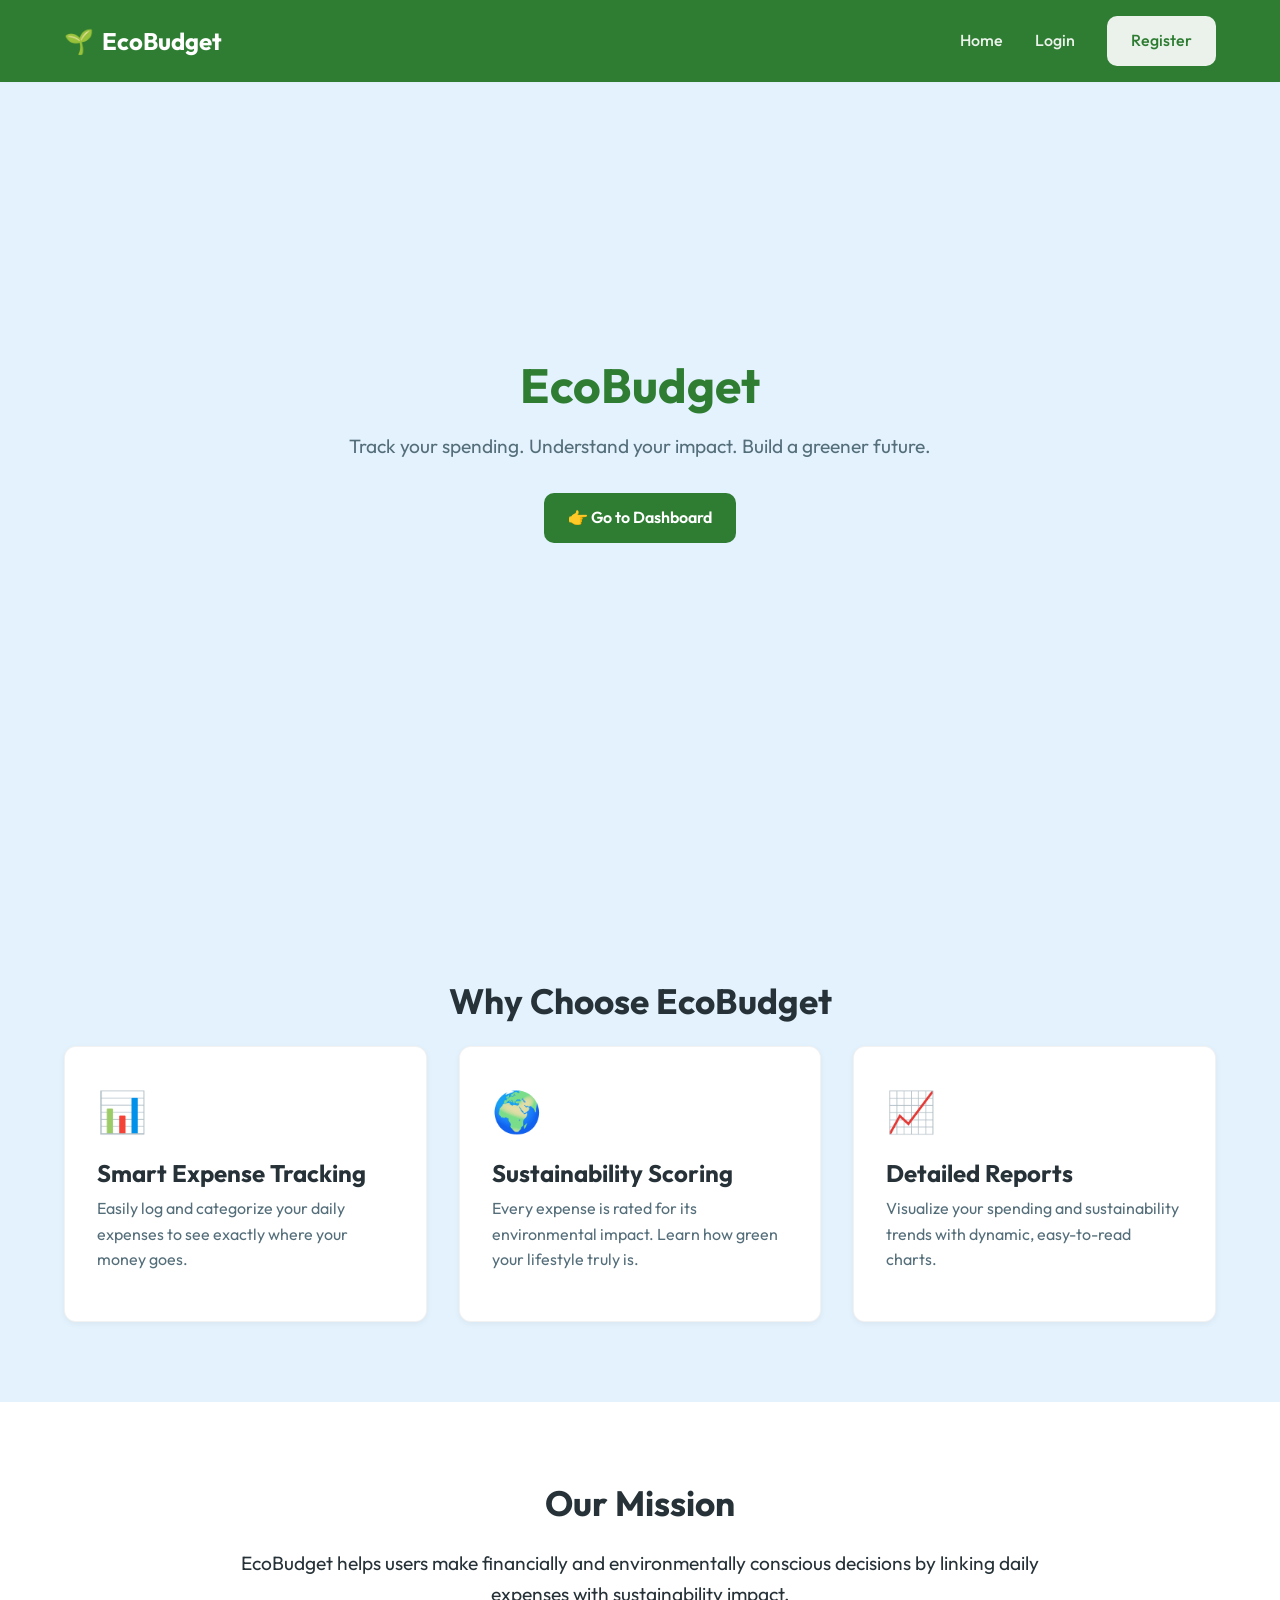
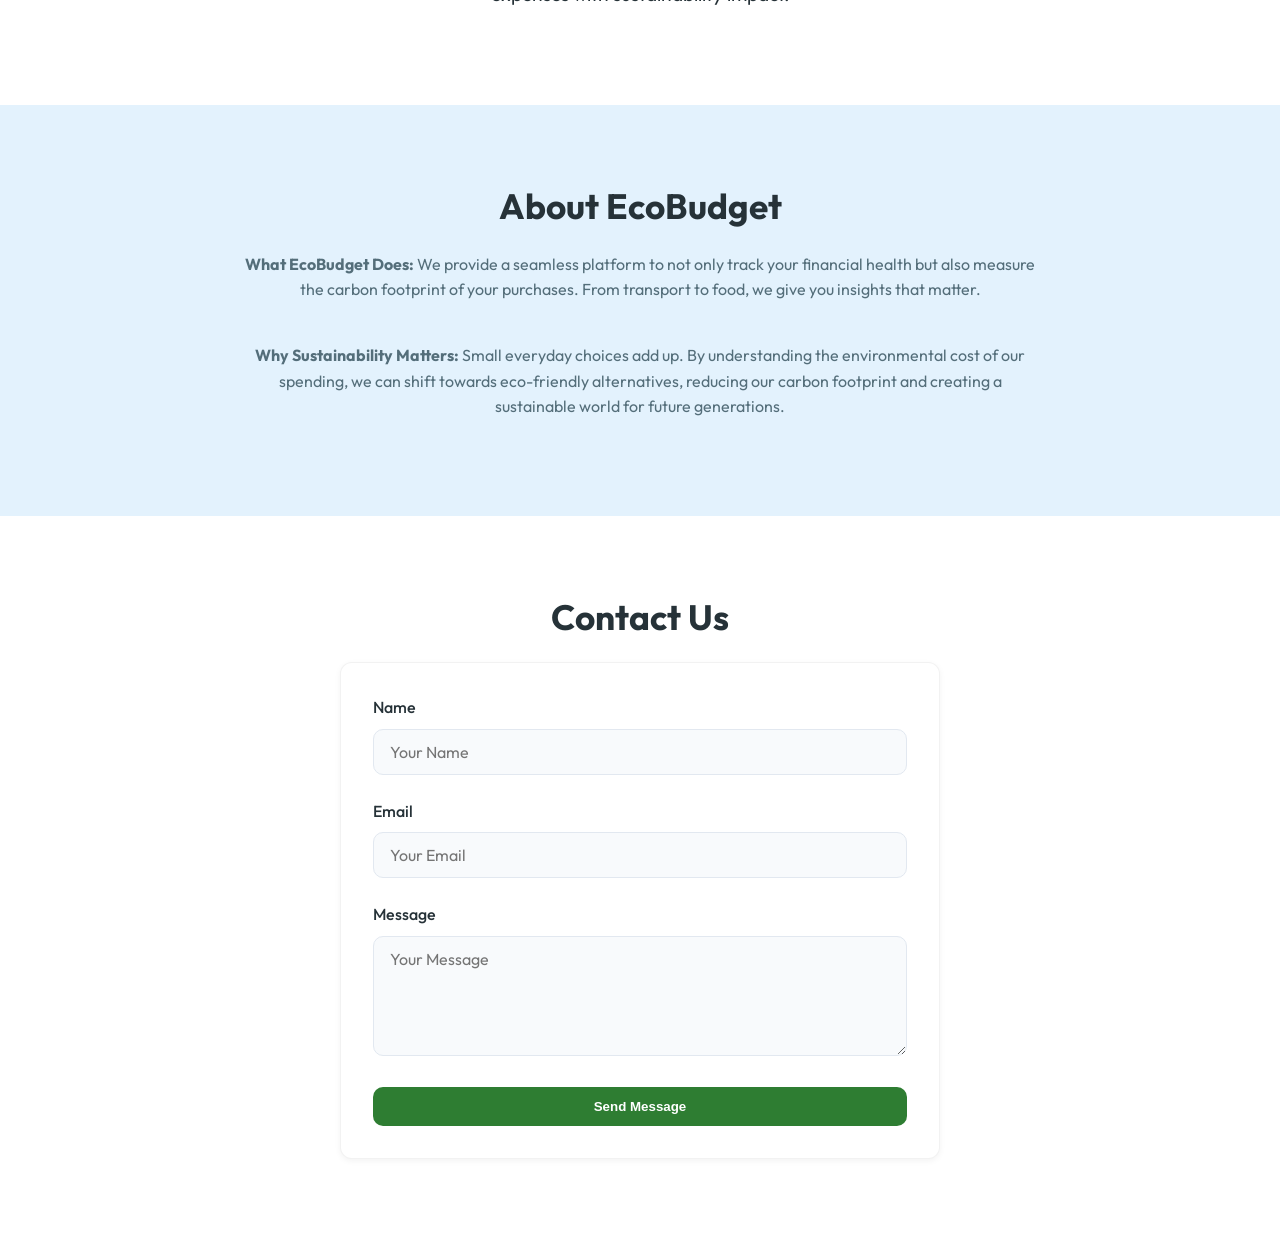
<file: index.html>
<!DOCTYPE html>
<html lang="en">
<head>
    <meta charset="UTF-8">
    <meta name="viewport" content="width=device-width, initial-scale=1.0">
    <title>EcoBudget - Smart Budget & Sustainability Tracker</title>
    <meta name="description" content="Track your spending. Understand your impact. Build a greener future.">
    <link rel="stylesheet" href="style.css">
</head>
<body>

    <!-- Navbar -->
    <nav class="navbar">
        <div class="logo">
            <span>🌱</span> EcoBudget
        </div>
        <div class="nav-links" id="nav-links">
            <a href="index.html">Home</a>
            <a href="login.html" id="nav-login">Login</a>
            <a href="register.html" id="nav-register" class="btn-primary">Register</a>
            <a href="dashboard.html" id="nav-dashboard" style="display:none;">Dashboard</a>
            <a href="#" id="nav-logout" class="btn-primary" style="display:none;">Logout</a>
        </div>
    </nav>

    <!-- Hero Section -->
    <section class="hero" id="home">
        <div class="container">
            <h1>EcoBudget</h1>
            <p>Track your spending. Understand your impact. Build a greener future.</p>
            <a href="dashboard.html" class="btn-primary">👉 Go to Dashboard</a>
        </div>
    </section>

    <!-- Why Choose EcoBudget Section -->
    <section id="features">
        <div class="container">
            <h2>Why Choose EcoBudget</h2>
            <div class="grid-3">
                <div class="card">
                    <span class="card-icon">📊</span>
                    <h3>Smart Expense Tracking</h3>
                    <p>Easily log and categorize your daily expenses to see exactly where your money goes.</p>
                </div>
                <div class="card">
                    <span class="card-icon">🌍</span>
                    <h3>Sustainability Scoring</h3>
                    <p>Every expense is rated for its environmental impact. Learn how green your lifestyle truly is.</p>
                </div>
                <div class="card">
                    <span class="card-icon">📈</span>
                    <h3>Detailed Reports</h3>
                    <p>Visualize your spending and sustainability trends with dynamic, easy-to-read charts.</p>
                </div>
            </div>
        </div>
    </section>

    <!-- Our Mission Section -->
    <section id="mission" style="background-color: var(--surface-color);">
        <div class="container" style="text-align: center; max-width: 800px;">
            <h2>Our Mission</h2>
            <p style="font-size: 1.2rem; color: var(--text-primary);">
                EcoBudget helps users make financially and environmentally conscious decisions by linking daily expenses with sustainability impact.
            </p>
        </div>
    </section>

    <!-- About Section -->
    <section id="about">
        <div class="container">
            <h2>About EcoBudget</h2>
            <div style="display: flex; flex-direction: column; gap: 1.5rem; max-width: 800px; margin: 0 auto; text-align: center;">
                <p>
                    <strong>What EcoBudget Does:</strong> We provide a seamless platform to not only track your financial health but also measure the carbon footprint of your purchases. From transport to food, we give you insights that matter.
                </p>
                <p>
                    <strong>Why Sustainability Matters:</strong> Small everyday choices add up. By understanding the environmental cost of our spending, we can shift towards eco-friendly alternatives, reducing our carbon footprint and creating a sustainable world for future generations.
                </p>
            </div>
        </div>
    </section>

    <!-- Contact Section -->
    <section id="contact" style="background-color: var(--surface-color);">
        <div class="container" style="max-width: 600px;">
            <h2>Contact Us</h2>
            <form class="card" onsubmit="event.preventDefault(); alert('Message sent successfully!');">
                <div class="form-group">
                    <label for="name">Name</label>
                    <input type="text" id="name" class="form-control" placeholder="Your Name" required>
                </div>
                <div class="form-group">
                    <label for="email">Email</label>
                    <input type="email" id="email" class="form-control" placeholder="Your Email" required>
                </div>
                <div class="form-group">
                    <label for="message">Message</label>
                    <textarea id="message" class="form-control" placeholder="Your Message" required></textarea>
                </div>
                <button type="submit" class="btn-primary" style="width: 100%; justify-content: center;">Send Message</button>
            </form>
        </div>
    </section>

</body>
</html>
</file>
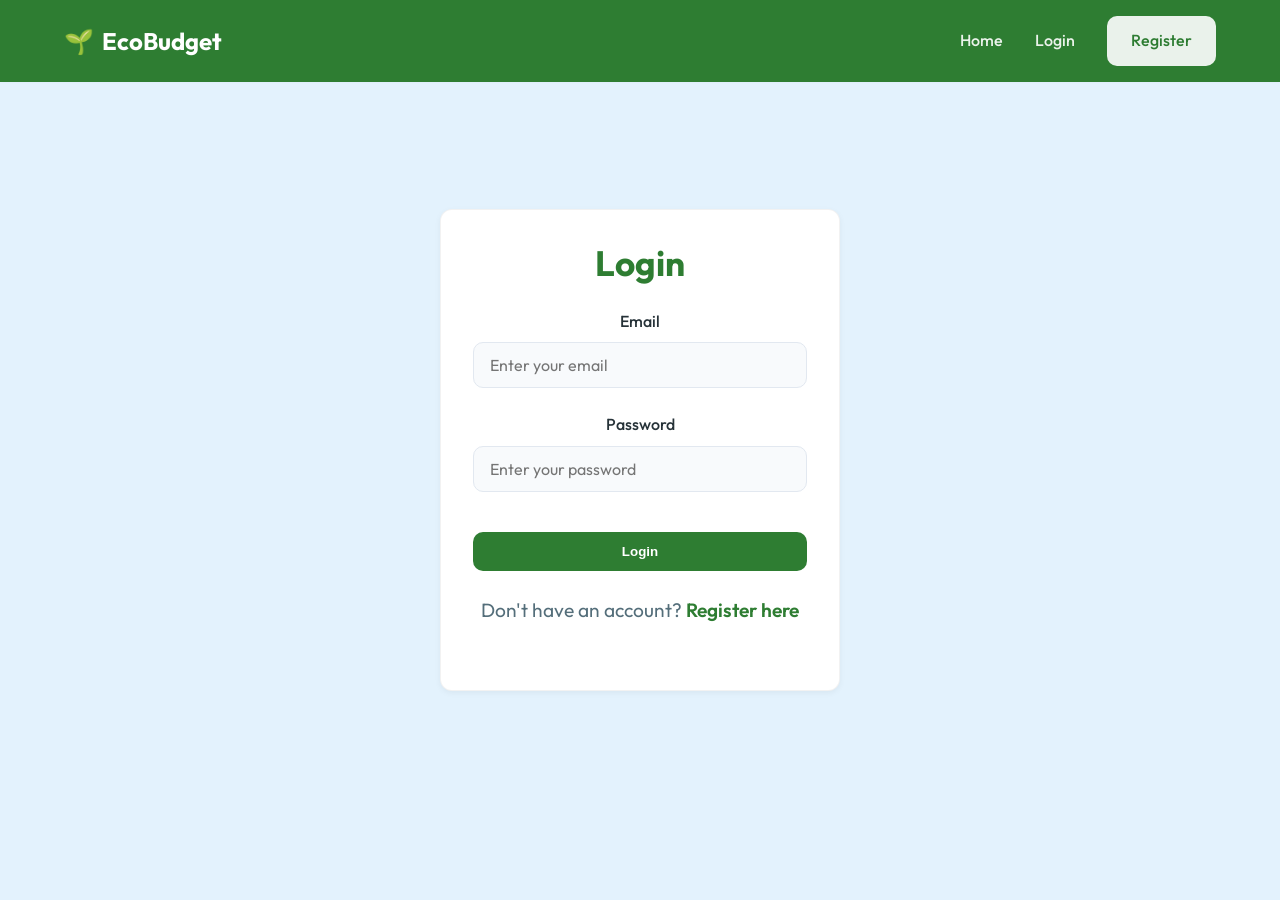
<file: login.html>
<!DOCTYPE html>
<html lang="en">
<head>
    <meta charset="UTF-8">
    <meta name="viewport" content="width=device-width, initial-scale=1.0">
    <title>Login - EcoBudget</title>
    <link rel="stylesheet" href="style.css">
</head>
<body>

    <!-- Navbar -->
    <nav class="navbar">
        <div class="logo">
            <span>🌱</span> EcoBudget
        </div>
        <div class="nav-links" id="nav-links">
            <a href="index.html">Home</a>
            <a href="login.html" id="nav-login">Login</a>
            <a href="register.html" id="nav-register" class="btn-primary">Register</a>
            <a href="dashboard.html" id="nav-dashboard" style="display:none;">Dashboard</a>
            <a href="#" id="nav-logout" class="btn-primary" style="display:none;">Logout</a>
        </div>
    </nav>

    <section class="hero" style="min-height: 100vh; display: flex; align-items: center; justify-content: center; padding-top: 5rem;">
        <div class="card" style="width: 100%; max-width: 400px;">
            <h2 style="text-align: center; margin-bottom: 1.5rem; color: var(--brand-primary);">Login</h2>
            <div id="login-error" style="color: var(--color-red); margin-bottom: 1rem; text-align: center; display: none;"></div>
            <form id="login-form">
                <div class="form-group">
                    <label for="login-email">Email</label>
                    <input type="email" id="login-email" class="form-control" placeholder="Enter your email" required>
                </div>
                <div class="form-group">
                    <label for="login-password">Password</label>
                    <input type="password" id="login-password" class="form-control" placeholder="Enter your password" required>
                </div>
                <button type="submit" class="btn-primary" style="width: 100%; justify-content: center; margin-top: 1rem;">Login</button>
            </form>
            <p style="text-align: center; margin-top: 1.5rem; color: var(--text-secondary);">
                Don't have an account? <a href="register.html" style="color: var(--brand-primary); font-weight: 600;">Register here</a>
            </p>
        </div>
    </section>

    <script src="script.js"></script>
</body>
</html>
</file>
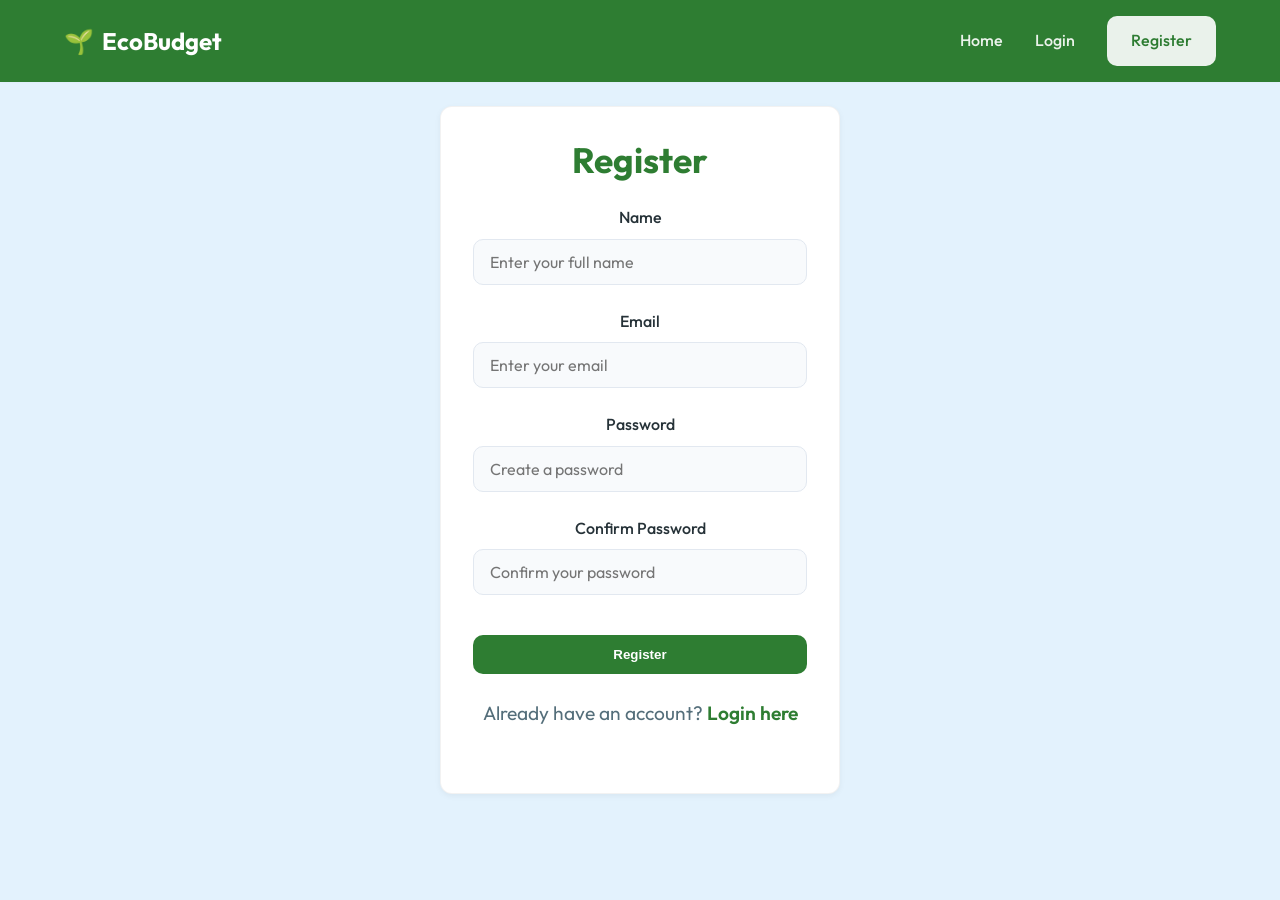
<file: register.html>
<!DOCTYPE html>
<html lang="en">
<head>
    <meta charset="UTF-8">
    <meta name="viewport" content="width=device-width, initial-scale=1.0">
    <title>Register - EcoBudget</title>
    <link rel="stylesheet" href="style.css">
</head>
<body>

    <!-- Navbar -->
    <nav class="navbar">
        <div class="logo">
            <span>🌱</span> EcoBudget
        </div>
        <div class="nav-links" id="nav-links">
            <a href="index.html">Home</a>
            <a href="login.html" id="nav-login">Login</a>
            <a href="register.html" id="nav-register" class="btn-primary">Register</a>
            <a href="dashboard.html" id="nav-dashboard" style="display:none;">Dashboard</a>
            <a href="#" id="nav-logout" class="btn-primary" style="display:none;">Logout</a>
        </div>
    </nav>

    <section class="hero" style="min-height: 100vh; display: flex; align-items: center; justify-content: center; padding-top: 5rem;">
        <div class="card" style="width: 100%; max-width: 400px;">
            <h2 style="text-align: center; margin-bottom: 1.5rem; color: var(--brand-primary);">Register</h2>
            <div id="register-error" style="color: var(--color-red); margin-bottom: 1rem; text-align: center; display: none;"></div>
            <form id="register-form">
                <div class="form-group">
                    <label for="reg-name">Name</label>
                    <input type="text" id="reg-name" class="form-control" placeholder="Enter your full name" required>
                </div>
                <div class="form-group">
                    <label for="reg-email">Email</label>
                    <input type="email" id="reg-email" class="form-control" placeholder="Enter your email" required>
                </div>
                <div class="form-group">
                    <label for="reg-password">Password</label>
                    <input type="password" id="reg-password" class="form-control" placeholder="Create a password" required>
                </div>
                <div class="form-group">
                    <label for="reg-confirm-password">Confirm Password</label>
                    <input type="password" id="reg-confirm-password" class="form-control" placeholder="Confirm your password" required>
                </div>
                <button type="submit" class="btn-primary" style="width: 100%; justify-content: center; margin-top: 1rem;">Register</button>
            </form>
            <p style="text-align: center; margin-top: 1.5rem; color: var(--text-secondary);">
                Already have an account? <a href="login.html" style="color: var(--brand-primary); font-weight: 600;">Login here</a>
            </p>
        </div>
    </section>

    <script src="script.js"></script>
</body>
</html>
</file>
<file: style.css>
@import url('https://fonts.googleapis.com/css2?family=Outfit:wght@300;400;500;600;700&display=swap');

:root {
  /* Core Colors */
  --bg-color: #E3F2FD;
  --surface-color: #FFFFFF;
  --text-primary: #263238;
  --text-secondary: #546E7A;
  
  /* Status Colors */
  --color-green: #2E7D32;
  --color-green-light: rgba(46, 125, 50, 0.1);
  --color-yellow: #F9A825;
  --color-yellow-light: rgba(249, 168, 37, 0.1);
  --color-red: #C62828;
  --color-red-light: rgba(198, 40, 40, 0.1);
  
  /* Accent Colors */
  --color-gold: #C9A227;
  --color-gold-light: #E6C76B;

  /* Primary Brand */
  --brand-primary: #2E7D32;
  --brand-primary-hover: #1B5E20;

  /* Secondary UI */
  --brand-secondary: #42A5F5;
  --brand-secondary-light: #E3F2FD;

  /* Spacing & Borders */
  --radius-md: 10px;
  --radius-lg: 12px;
  --shadow-sm: 0 1px 3px rgba(0,0,0,0.02);
  --shadow-md: 0 2px 6px rgba(0,0,0,0.05);
  --shadow-lg: 0 4px 12px rgba(0,0,0,0.08);
  --transition: all 0.3s ease;
}

* {
  margin: 0;
  padding: 0;
  box-sizing: border-box;
}

body {
  font-family: 'Outfit', sans-serif;
  background-color: var(--bg-color);
  color: var(--text-primary);
  line-height: 1.6;
}

a {
  text-decoration: none;
  color: inherit;
}

/* Typography */
h1, h2, h3, h4 {
  font-weight: 700;
  line-height: 1.2;
}

h1 { font-size: 3rem; margin-bottom: 1rem; color: var(--text-primary); }
h2 { font-size: 2.2rem; margin-bottom: 1.5rem; text-align: center; }
h3 { font-size: 1.5rem; margin-bottom: 0.5rem; }
p { color: var(--text-secondary); margin-bottom: 1rem; }

/* Navbar */
.navbar {
  position: fixed;
  top: 0;
  left: 0;
  right: 0;
  background-color: var(--brand-primary);
  display: flex;
  justify-content: space-between;
  align-items: center;
  padding: 1rem 5%;
  z-index: 1000;
  box-shadow: var(--shadow-sm);
}

.logo {
  font-size: 1.5rem;
  font-weight: 700;
  color: #FFFFFF;
  display: flex;
  align-items: center;
  gap: 0.5rem;
}

.nav-links {
  display: flex;
  gap: 2rem;
  align-items: center;
}

.nav-links a {
  font-weight: 500;
  color: #FFFFFF;
  opacity: 0.9;
  transition: var(--transition);
}

.nav-links a:hover {
  opacity: 1;
}

.btn-primary {
  background-color: var(--brand-primary);
  color: white !important;
  padding: 0.75rem 1.5rem;
  border-radius: var(--radius-md);
  font-weight: 600;
  transition: var(--transition);
  border: none;
  cursor: pointer;
  display: inline-flex;
  align-items: center;
  gap: 0.5rem;
}

.btn-secondary {
  background-color: var(--brand-secondary);
  color: white !important;
  padding: 0.75rem 1.5rem;
  border-radius: var(--radius-md);
  font-weight: 600;
  transition: var(--transition);
  border: none;
  cursor: pointer;
  display: inline-flex;
  align-items: center;
  gap: 0.5rem;
}

.navbar .btn-primary {
  background-color: #FFFFFF;
  color: var(--brand-primary) !important;
}

.navbar .btn-primary:hover {
  background-color: var(--bg-color);
  transform: translateY(-2px);
  box-shadow: var(--shadow-md);
}

.btn-primary:hover {
  background-color: var(--brand-primary-hover);
  transform: translateY(-2px);
  box-shadow: var(--shadow-md);
}

.btn-secondary:hover {
  background-color: #1E88E5; /* darker light blue */
  transform: translateY(-2px);
  box-shadow: var(--shadow-md);
}

/* Sections */
section {
  padding: 5rem 5%;
}

.container {
  max-width: 1200px;
  margin: 0 auto;
}

/* Hero Section */
.hero {
  height: 100vh;
  display: flex;
  flex-direction: column;
  justify-content: center;
  align-items: center;
  text-align: center;
  background-color: var(--bg-color);
  padding-top: 5rem;
}

.hero h1 {
  color: var(--brand-primary);
}

.hero p {
  font-size: 1.2rem;
  max-width: 600px;
  margin-bottom: 2rem;
}

/* Cards & Grids */
.grid-3 {
  display: grid;
  grid-template-columns: repeat(auto-fit, minmax(300px, 1fr));
  gap: 2rem;
}

.card {
  background-color: var(--surface-color);
  border-radius: var(--radius-lg);
  padding: 2rem;
  box-shadow: var(--shadow-md);
  transition: var(--transition);
  border: 1px solid rgba(0,0,0,0.05);
}

.card:hover {
  transform: translateY(-5px);
  box-shadow: var(--shadow-lg);
}

.card-icon {
  font-size: 2.5rem;
  margin-bottom: 1rem;
  display: inline-block;
}

/* Forms */
.form-group {
  margin-bottom: 1.5rem;
}

.form-group label {
  display: block;
  font-weight: 500;
  margin-bottom: 0.5rem;
  color: var(--text-primary);
}

.form-control {
  width: 100%;
  padding: 0.75rem 1rem;
  border: 1px solid #e2e8f0;
  border-radius: var(--radius-md);
  font-family: inherit;
  font-size: 1rem;
  transition: var(--transition);
  background-color: #f8fafc;
}

.form-control:focus {
  outline: none;
  border-color: var(--brand-primary);
  box-shadow: 0 0 0 3px rgba(5, 150, 105, 0.1);
  background-color: white;
}

textarea.form-control {
  resize: vertical;
  min-height: 120px;
}

/* Dashboard Layout */
.dashboard-layout {
  display: grid;
  grid-template-columns: 300px 1fr;
  gap: 2rem;
  margin-top: 4rem;
  padding: 3rem 5%;
  background-color: var(--bg-color);
  min-height: calc(100vh - 4rem);
}

@media (max-width: 900px) {
  .dashboard-layout {
    grid-template-columns: 1fr;
  }
}

/* Summary Cards (Dashboard) */
.summary-grid {
  display: grid;
  grid-template-columns: repeat(auto-fit, minmax(200px, 1fr));
  gap: 1.5rem;
  margin-bottom: 2rem;
}

.summary-card {
  background: white;
  padding: 1.5rem;
  border-radius: var(--radius-lg);
  box-shadow: var(--shadow-md);
  display: flex;
  flex-direction: column;
  position: relative;
  overflow: hidden;
}

.summary-card::before {
  content: '';
  position: absolute;
  top: 0;
  left: 0;
  width: 4px;
  height: 100%;
  background-color: var(--brand-primary);
}

.summary-card.income::before { background-color: var(--color-green); }
.summary-card.expense::before { background-color: var(--color-red); }
.summary-card.balance::before { background-color: var(--color-yellow); }
.summary-card.score::before { background-color: var(--brand-primary); }

.summary-title {
  color: var(--text-secondary);
  font-size: 0.875rem;
  font-weight: 600;
  text-transform: uppercase;
  letter-spacing: 0.5px;
}

.summary-value {
  font-size: 2rem;
  font-weight: 700;
  color: var(--text-primary);
  margin-top: 0.5rem;
}

/* Badges */
.badge {
  display: inline-block;
  padding: 0.25rem 0.75rem;
  border-radius: 999px;
  font-size: 0.875rem;
  font-weight: 600;
}

.badge-green { background-color: var(--color-green-light); color: var(--color-green); }
.badge-yellow { background-color: var(--color-yellow-light); color: var(--color-yellow); }
.badge-red { background-color: var(--color-red-light); color: var(--color-red); }
.badge-gold { background-color: var(--color-gold-light); color: var(--color-gold); }

/* Progress Bar */
.progress-container {
  width: 100%;
  height: 12px;
  background-color: #e2e8f0;
  border-radius: 999px;
  overflow: hidden;
  margin-top: 1rem;
}

.progress-bar {
  height: 100%;
  border-radius: 999px;
  transition: width 0.5s ease-in-out, background-color 0.5s ease;
  width: 50%; /* Default */
  background-color: var(--color-yellow);
}

/* Charts Section */
.charts-grid {
  display: grid;
  grid-template-columns: 1fr 1fr;
  gap: 1.5rem;
  margin-bottom: 2rem;
}

@media (max-width: 768px) {
  .charts-grid {
    grid-template-columns: 1fr;
  }
}

.chart-container {
  background: white;
  padding: 1.5rem;
  border-radius: var(--radius-lg);
  box-shadow: var(--shadow-md);
  height: 300px;
  display: flex;
  align-items: center;
  justify-content: center;
}

/* Insights & Suggestions */
.insight-message {
  background-color: #f0f9ff;
  border-left: 4px solid #0ea5e9;
  padding: 1rem 1.5rem;
  border-radius: var(--radius-md);
  margin-bottom: 1rem;
  display: flex;
  align-items: center;
  gap: 1rem;
}

.suggestion-message {
  background-color: var(--color-green-light);
  border-left: 4px solid var(--color-green);
  padding: 1rem 1.5rem;
  border-radius: var(--radius-md);
  margin-bottom: 1rem;
  display: flex;
  align-items: center;
  gap: 1rem;
}

.recent-expenses {
  margin-top: 2rem;
}

.expense-item {
  display: flex;
  justify-content: space-between;
  align-items: center;
  padding: 1rem;
  border-bottom: 1px solid #e2e8f0;
}

.expense-item:last-child {
  border-bottom: none;
}

.expense-info h4 {
  margin-bottom: 0.25rem;
}

.expense-info p {
  margin-bottom: 0;
  font-size: 0.875rem;
}

.expense-amount {
  font-weight: 700;
}
</file>
